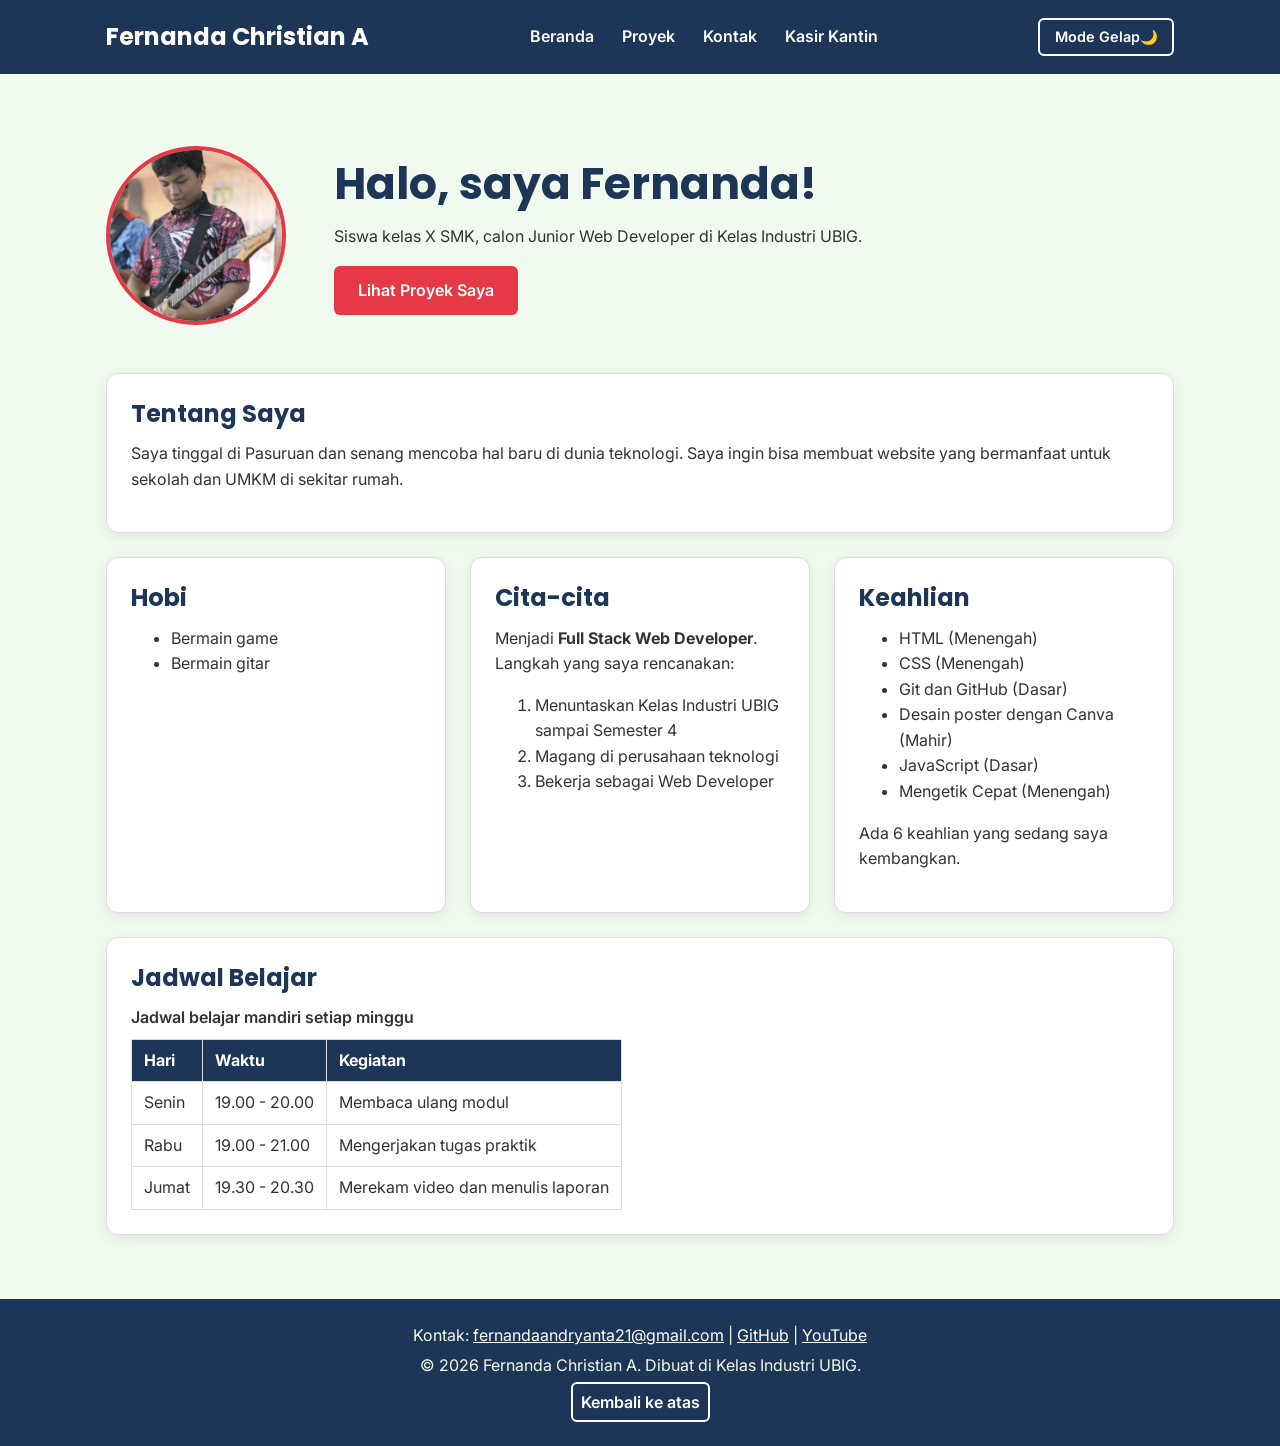
<file: index.html>
<!DOCTYPE html>
<html lang="id">
<head>
  <meta charset="UTF-8">
  <meta name="viewport" content="width=device-width, initial-scale=1.0">
  <title>Fernanda Christian A | Beranda</title>
  <link rel="icon" href="img/foto-profil.png">
  <link rel="preconnect" href="https://fonts.googleapis.com">
  <link rel="preconnect" href="https://fonts.gstatic.com" crossorigin>
  <link href="https://fonts.googleapis.com/css2?family=Inter:wght@400;600&family=Poppins:wght@600;700&display=swap" rel="stylesheet">
  <link rel="stylesheet" href="css/style.css">
  <script src="Js/main.js" defer></script>
  <script src="Js/latihan.js" defer></script>
  <script src="Js/logika.js" defer></script>
</head>
<body>
  <header>
    <div class="container navbar">
      <h1>Fernanda Christian A</h1>
      <nav class="menu-laptop">
        <ul>
          <li><a href="index.html">Beranda</a></li>
          <li><a href="proyek.html">Proyek</a></li>
          <li><a href="kontak.html">Kontak</a></li>
          <li><a href="Kantin/kantin.html">Kasir Kantin</a></li>
        </ul>
      </nav>
      <button type="button" id="tombol-tema" class="tombol-tema">Mode Gelap🌙</button>
      <!-- Tantangan: menu ponsel yang bisa dibuka-tutup -->
      <details class="menu-ponsel">
        <summary>Menu</summary>
        <nav>
          <ul>
            <li><a href="index.html">Beranda</a></li>
            <li><a href="proyek.html">Proyek</a></li>
            <li><a href="kontak.html">Kontak</a></li>
            <li><a href="Kantin/kantin.html">Kasir Kantin</a></li>
          </ul>
        </nav>
      </details>
    </div>
  </header>

  <main>
    <div class="container">
      <section class="hero">
        <img src="img/foto-profil.png" alt="Foto profil Fernanda Christian A" width="180">
        <div>
          <h2>Halo, saya Fernanda!</h2>
          <p>Siswa kelas X SMK, calon Junior Web Developer di Kelas Industri UBIG.</p>
          <a href="proyek.html" class="tombol">Lihat Proyek Saya</a>
        </div>
      </section>

      <section class="kartu">
        <h2>Tentang Saya</h2>
        <p>Saya tinggal di Pasuruan dan senang mencoba hal baru di dunia teknologi. Saya ingin bisa membuat website yang bermanfaat untuk sekolah dan UMKM di sekitar rumah.</p>
      </section>

      <div class="daftar-kartu">
        <section class="kartu">
          <h2>Hobi</h2>
          <ul>
            <li>Bermain game</li>
            <li>Bermain gitar</li>
          </ul>
        </section>

        <section class="kartu">
          <h2>Cita-cita</h2>
          <p>Menjadi <strong>Full Stack Web Developer</strong>. Langkah yang saya rencanakan:</p>
          <ol>
            <li>Menuntaskan Kelas Industri UBIG sampai Semester 4</li>
            <li>Magang di perusahaan teknologi</li>
            <li>Bekerja sebagai Web Developer</li>
          </ol>
        </section>

        <section class="kartu">
          <h2>Keahlian</h2>
          <ul id="daftar-skill"></ul>
          <p id="jumlah-skill"></p>
        </section>
      </div>

      <section class="kartu">
        <h2>Jadwal Belajar</h2>
        <table>
          <caption>Jadwal belajar mandiri setiap minggu</caption>
          <thead>
            <tr>
              <th>Hari</th>
              <th>Waktu</th>
              <th>Kegiatan</th>
            </tr>
          </thead>
          <tbody>
            <tr>
              <td>Senin</td>
              <td>19.00 - 20.00</td>
              <td>Membaca ulang modul</td>
            </tr>
            <tr>
              <td>Rabu</td>
              <td>19.00 - 21.00</td>
              <td>Mengerjakan tugas praktik</td>
            </tr>
            <tr>
              <td>Jumat</td>
              <td>19.30 - 20.30</td>
              <td>Merekam video dan menulis laporan</td>
            </tr>
          </tbody>
        </table>
      </section>
    </div>
  </main>

  <footer>
    <p>Kontak: <a href="https://mail.google.com/mail/?view=cm&fs=1&to=fernandaandryanta21@gmail.com" target="_blank">fernandaandryanta21@gmail.com</a> |
      <a href="https://github.com/7InDaMorning" target="_blank">GitHub</a> |
      <a href="https://www.youtube.com/@7InDaMorning" target="_blank">YouTube</a></p>
    <p>&copy; 2026 Fernanda Christian A. Dibuat di Kelas Industri UBIG.</p>

    <button type="button" id="tombol-atas" class="tombol-atas">Kembali ke atas</button>
  </footer>
</body>
</html>
</file>
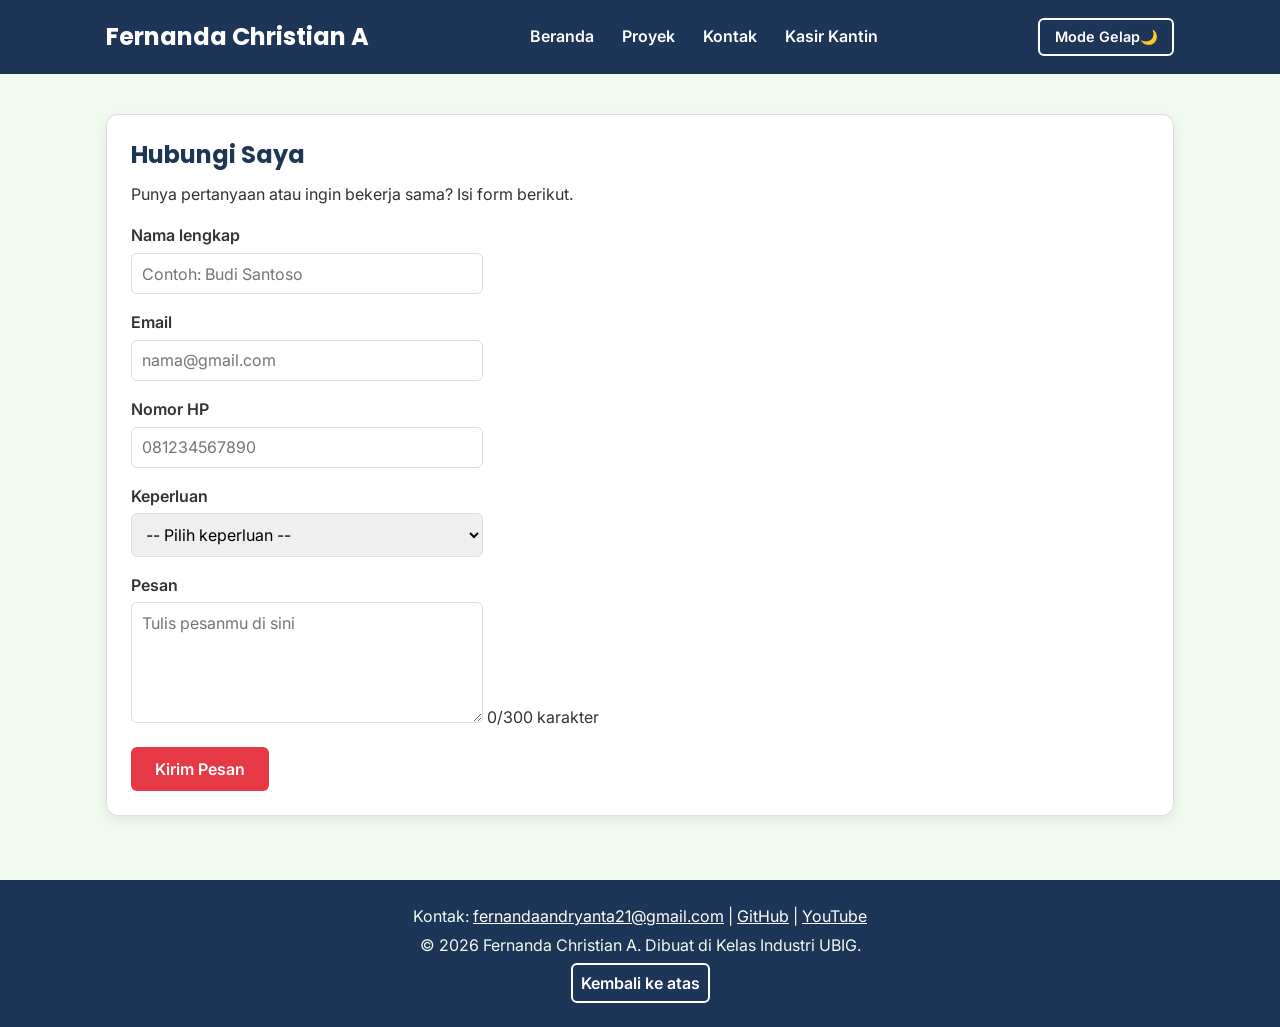
<file: kontak.html>
<!DOCTYPE html>
<html lang="id">
<head>
  <meta charset="UTF-8">
  <meta name="viewport" content="width=device-width, initial-scale=1.0">
  <title>Fernanda Christian A | Kontak</title>
  <link rel="icon" href="img/foto-profil.png">
  <link rel="preconnect" href="https://fonts.googleapis.com">
  <link rel="preconnect" href="https://fonts.gstatic.com" crossorigin>
  <link href="https://fonts.googleapis.com/css2?family=Inter:wght@400;600&family=Poppins:wght@600;700&display=swap" rel="stylesheet">
  <link rel="stylesheet" href="css/style.css">
  <script src="Js/main.js" defer></script>
</head>
<body>
  <header>
    <div class="container navbar">
      <h1>Fernanda Christian A</h1>
      <nav class="menu-laptop">
        <ul>
          <li><a href="index.html">Beranda</a></li>
          <li><a href="proyek.html">Proyek</a></li>
          <li><a href="kontak.html">Kontak</a></li>
          <li><a href="Kantin/kantin.html">Kasir Kantin</a></li>
        </ul>
      </nav>
      <button type="button" id="tombol-tema" class="tombol-tema">Mode Gelap🌙</button>      
      <!-- Tantangan: menu ponsel yang bisa dibuka-tutup -->
      <details class="menu-ponsel">
        <summary>Menu</summary>
        <nav>
          <ul>
            <li><a href="index.html">Beranda</a></li>
            <li><a href="proyek.html">Proyek</a></li>
            <li><a href="kontak.html">Kontak</a></li>
            <li><a href="Kantin/kantin.html">Kasir Kantin</a></li>
          </ul>
        </nav>
      </details>
    </div>
  </header>

  <main>
    <div class="container">
      <section class="kartu">
        <h2>Hubungi Saya</h2>
        <p>Punya pertanyaan atau ingin bekerja sama? Isi form berikut.</p>

        <form>
          <p>
            <label for="nama">Nama lengkap</label><br>
            <input type="text" id="nama" name="nama" placeholder="Contoh: Budi Santoso" required>
          </p>
          <p>
            <label for="email">Email</label><br>
            <input type="email" id="email" name="email" placeholder="nama@gmail.com" required>
          </p>
          <p>
            <label for="hp">Nomor HP</label><br>
            <input type="tel" id="hp" name="hp" placeholder="081234567890" required>
          </p>
          <p>
            <label for="keperluan">Keperluan</label><br>
            <select id="keperluan" name="keperluan" required>
              <option value="">-- Pilih keperluan --</option>
              <option value="bertanya">Bertanya</option>
              <option value="kerja-sama">Kerja sama proyek</option>
              <option value="lainnya">Lainnya</option>
            </select>
          </p>
          <p>
            <label for="pesan">Pesan</label><br>
            <textarea id="pesan" name="pesan" rows="5" cols="40" placeholder="Tulis pesanmu di sini" required></textarea>
            <span id="hitung-karakter" class="keterangan">0/300 karakter</span>
          </p>
          <button type="submit">Kirim Pesan</button>
        </form>
      </section>
    </div>
  </main>

   <footer>
    <p>Kontak: <a href="https://mail.google.com/mail/?view=cm&fs=1&to=fernandaandryanta21@gmail.com" target="_blank">fernandaandryanta21@gmail.com</a> |
      <a href="https://github.com/7InDaMorning" target="_blank">GitHub</a> |
      <a href="https://www.youtube.com/@7InDaMorning" target="_blank">YouTube</a></p>
    <p>&copy; 2026 Fernanda Christian A. Dibuat di Kelas Industri UBIG.</p>

    <button type="button" id="tombol-atas" class="tombol-atas">Kembali ke atas</button>
  </footer>
</body>
</html>
</file>
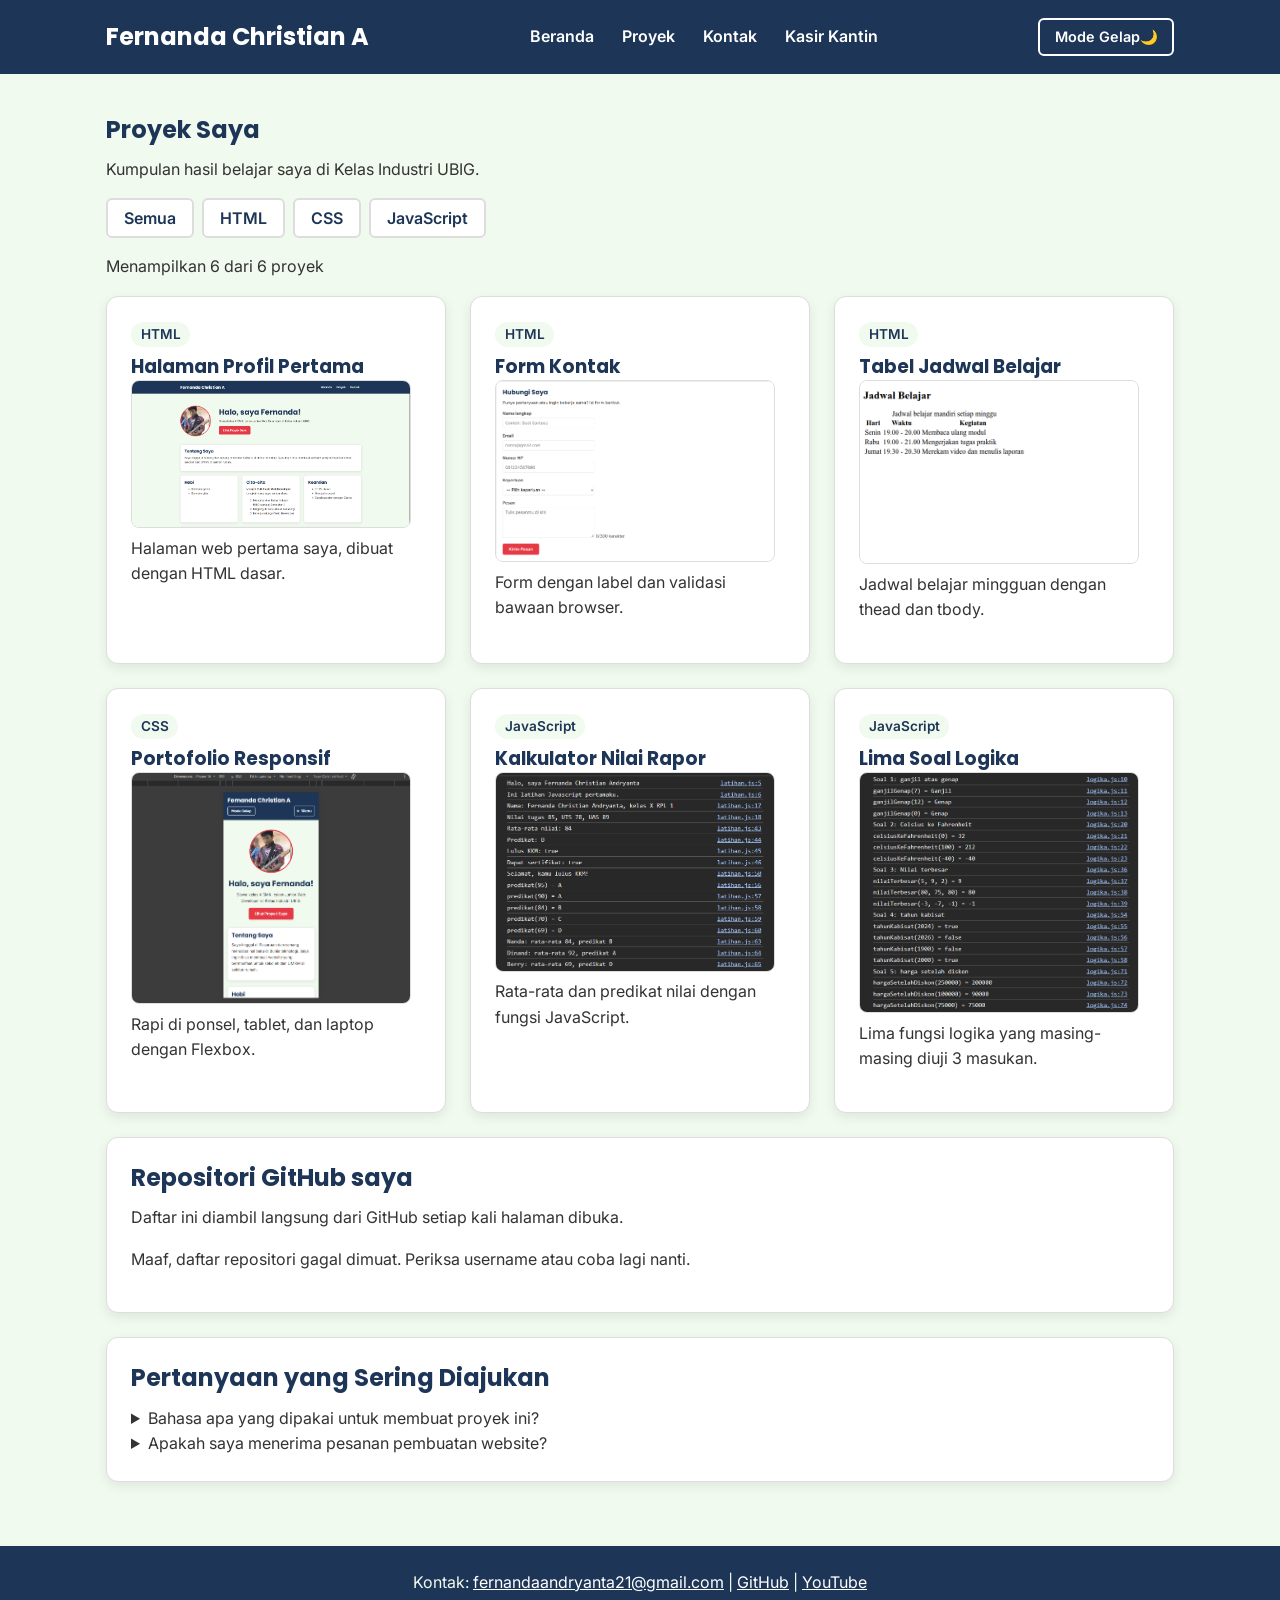
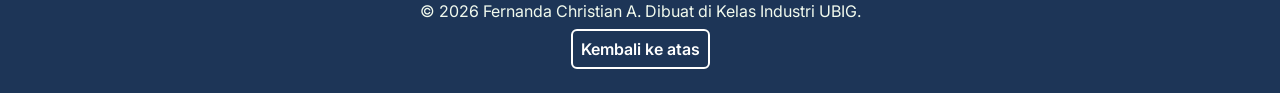
<file: proyek.html>
<!DOCTYPE html>
<html lang="id">
<head>
  <meta charset="UTF-8">
  <meta name="viewport" content="width=device-width, initial-scale=1.0">
  <title>Fernanda Christian A | Proyek</title>
  <link rel="icon" href="img/foto-profil.png">
  <link rel="preconnect" href="https://fonts.googleapis.com">
  <link rel="preconnect" href="https://fonts.gstatic.com" crossorigin>
  <link href="https://fonts.googleapis.com/css2?family=Inter:wght@400;600&family=Poppins:wght@600;700&display=swap" rel="stylesheet">
  <link rel="stylesheet" href="css/style.css">
  <script src="Js/main.js" defer></script>
</head>
<body>
  <header>
    <div class="container navbar">
      <h1>Fernanda Christian A</h1>
      <nav class="menu-laptop">
        <ul>
          <li><a href="index.html">Beranda</a></li>
          <li><a href="proyek.html">Proyek</a></li>
          <li><a href="kontak.html">Kontak</a></li>
          <li><a href="Kantin/kantin.html">Kasir Kantin</a></li>
        </ul>
      </nav>
      <button type="button" id="tombol-tema" class="tombol-tema">Mode Gelap🌙</button>      
      <!-- Tantangan: menu ponsel yang bisa dibuka-tutup -->
      <details class="menu-ponsel">
        <summary>Menu</summary>
        <nav>
          <ul>
            <li><a href="index.html">Beranda</a></li>
            <li><a href="proyek.html">Proyek</a></li>
            <li><a href="kontak.html">Kontak</a></li>
            <li><a href="Kantin/kantin.html">Kasir Kantin</a></li>
          </ul>
        </nav>       
      </details>
    </div>
  </header>

  <main>
    <div class="container">
      <section>
        <h2>Proyek Saya</h2>
        <p>Kumpulan hasil belajar saya di Kelas Industri UBIG.</p>

        <div class="filter">
          <button type="button" class="tombol-filter aktif" id="filter-semua">Semua</button>
          <button type="button" class="tombol-filter" id="filter-HTML">HTML</button>
          <button type="button" class="tombol-filter" id="filter-CSS">CSS</button>
          <button type="button" class="tombol-filter" id="filter-JavaScript">JavaScript</button>
        </div>
        <p id="jumlah-proyek"></p>
        <div class="daftar-kartu" id="daftar-proyek"></div>
      </section>

      <section class="kartu">
        <h2>Repositori GitHub saya</h2>
        <p>Daftar ini diambil langsung dari GitHub setiap kali halaman dibuka.</p>
        <p id="status-repo"></p>
        <ul id="daftar-repo"></ul>
      </section>

      <!-- FAQ dengan details dan summary -->
      <section class="kartu">
        <h2>Pertanyaan yang Sering Diajukan</h2>
        <details>
          <summary>Bahasa apa yang dipakai untuk membuat proyek ini?</summary>
          <p>Proyek di halaman ini dibuat dengan HTML, CSS, dan JavaScript. Pilih tombol kategori di atas untuk melihat proyek per bahasa.</p>
        </details>
        <details>
          <summary>Apakah saya menerima pesanan pembuatan website?</summary>
          <p>Belum, saya masih belajar. Namun kamu tetap boleh menghubungi saya melalui halaman Kontak.</p>
        </details>
      </section>
    </div>
  </main>

   <footer>
    <p>Kontak: <a href="https://mail.google.com/mail/?view=cm&fs=1&to=fernandaandryanta21@gmail.com" target="_blank">fernandaandryanta21@gmail.com</a> |
      <a href="https://github.com/7InDaMorning" target="_blank">GitHub</a> |
      <a href="https://www.youtube.com/@7InDaMorning" target="_blank">YouTube</a></p>
    <p>&copy; 2026 Fernanda Christian A. Dibuat di Kelas Industri UBIG.</p>

    <button type="button" id="tombol-atas" class="tombol-atas">Kembali ke atas</button>
  </footer>
</body>
</html>
</file>
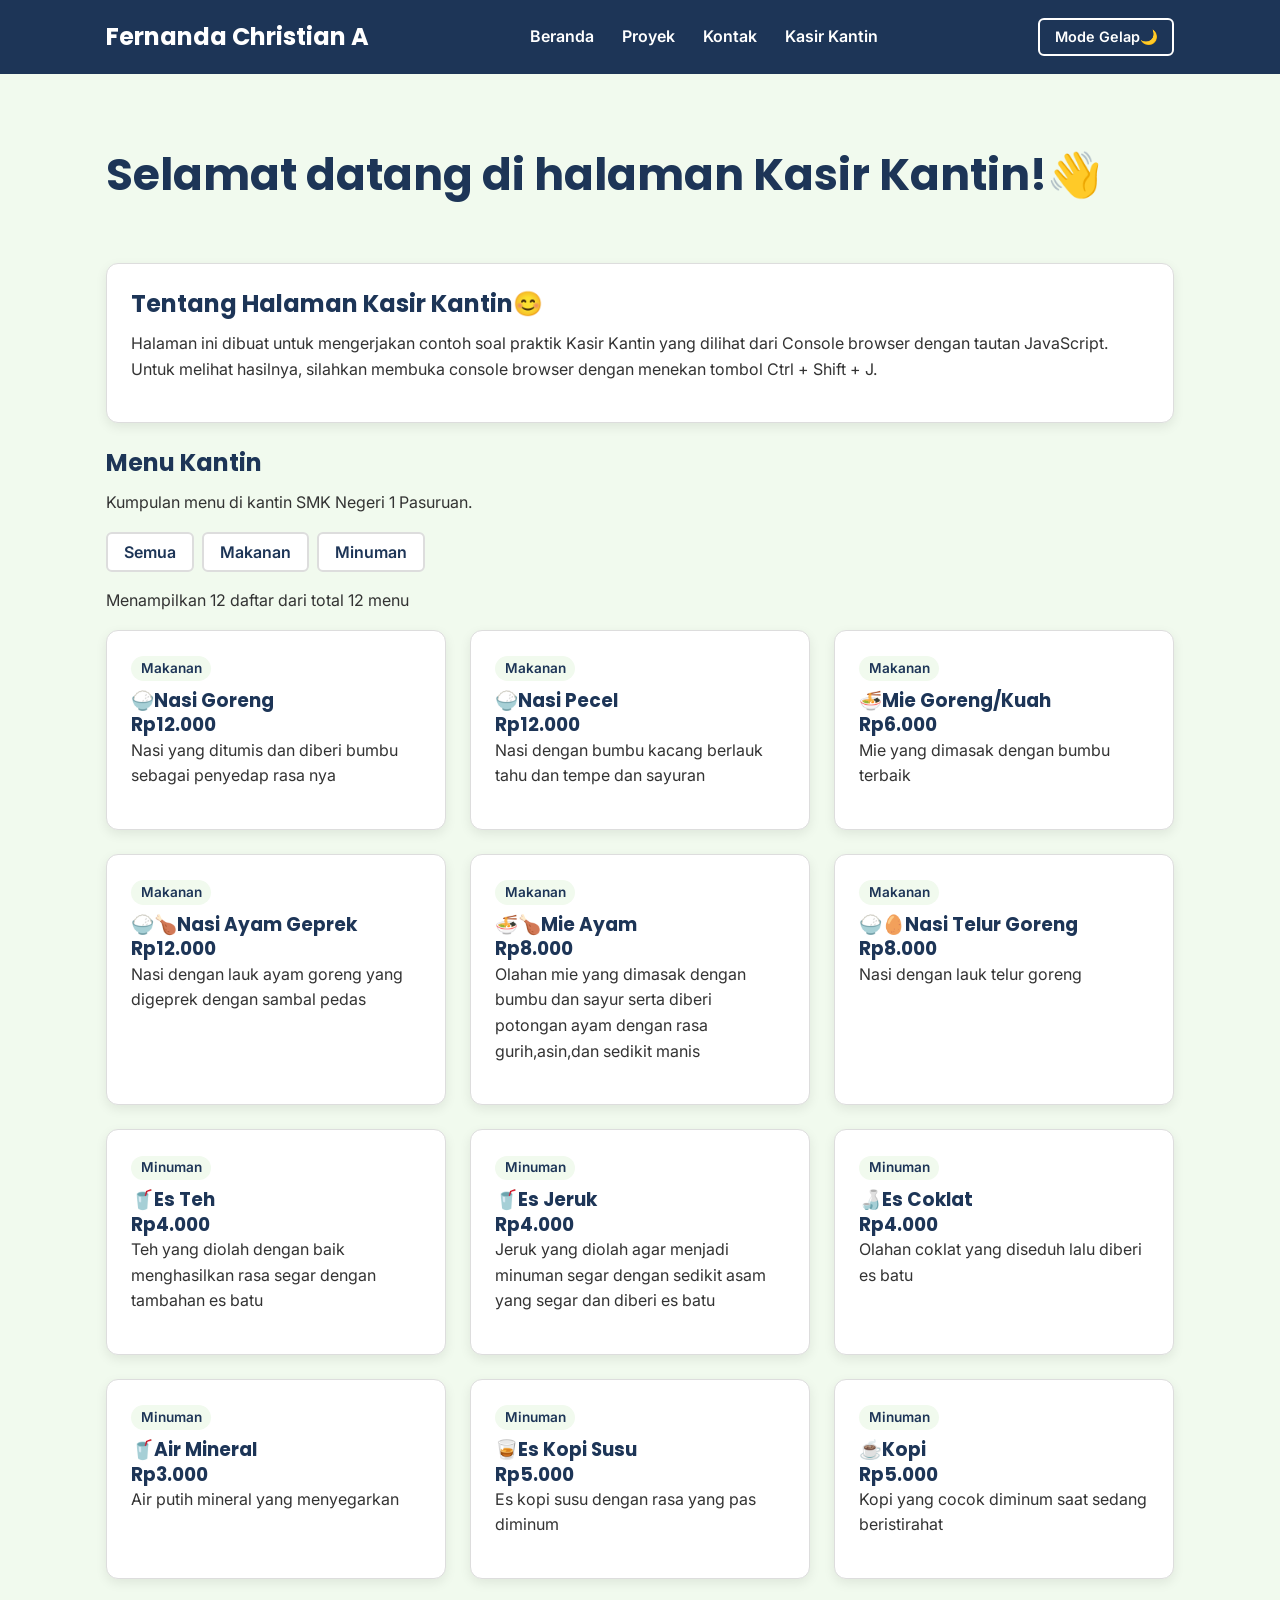
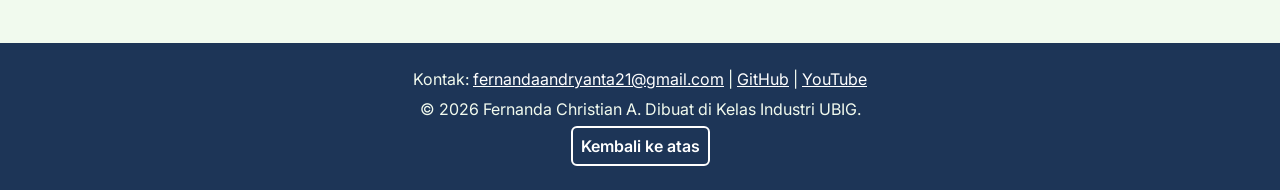
<file: Kantin/kantin.html>
<!DOCTYPE html>
<html lang="id">
<head>
  <meta charset="UTF-8">
  <meta name="viewport" content="width=device-width, initial-scale=1.0">
  <title>Kasir Kantin SMKN 1 Pasuruan</title>
  <link rel="icon" href="../img/foto-profil.png">
  <link rel="preconnect" href="https://fonts.googleapis.com">
  <link rel="preconnect" href="https://fonts.gstatic.com" crossorigin>
  <link href="https://fonts.googleapis.com/css2?family=Inter:wght@400;600&family=Poppins:wght@600;700&display=swap" rel="stylesheet">
  <link rel="stylesheet" href="kantin.css">
  <script src="kantin.js" defer></script>
</head>
<body>
  <header>
    <div class="container navbar">
      <h1>Fernanda Christian A</h1>
           <nav class="menu-laptop">
        <ul>
          <li><a href="../index.html">Beranda</a></li>
          <li><a href="../proyek.html">Proyek</a></li>
          <li><a href="../kontak.html">Kontak</a></li>
          <li><a href="kantin.html">Kasir Kantin</a></li>
        </ul>
      </nav>
      <button type="button" id="tombol-tema" class="tombol-tema">Mode Gelap🌙</button>
      <!-- Tantangan: menu ponsel yang bisa dibuka-tutup -->
      <details class="menu-ponsel">
        <summary>Menu</summary>
        <nav>
          <ul>
            <li><a href="../index.html">Beranda</a></li>
            <li><a href="../proyek.html">Proyek</a></li>
            <li><a href="../kontak.html">Kontak</a></li>
            <li><a href="kantin.html">Kasir Kantin</a></li>
          </ul>
        </nav>
    </div>
  </header>

  <main>
    <div class="container">
      <section class="hero">
        <div>
          <h2>Selamat datang di halaman Kasir Kantin!👋</h2>
        </div>
      </section>

      <section class="kartu">
        <h2>Tentang Halaman Kasir Kantin😊</h2>
        <p>Halaman ini dibuat untuk mengerjakan contoh soal praktik Kasir Kantin yang dilihat dari Console browser dengan tautan JavaScript.
          Untuk melihat hasilnya, silahkan membuka console browser dengan menekan tombol Ctrl + Shift + J.
        </p>
      </section>
      <section>
        <h2>Menu Kantin</h2>
        <p>Kumpulan menu di kantin SMK Negeri 1 Pasuruan.</p>

        <div class="filter">
          <button type="button" class="tombol-filter aktif" id="filter-semua">Semua</button>
          <button type="button" class="tombol-filter" id="filter-makanan">Makanan</button>
          <button type="button" class="tombol-filter" id="filter-minuman">Minuman</button>
        </div>

        <p id="jumlah-menu"></p>

        <div class="daftar-kartu" id="daftar-menu"></div>
      </section>
  </main>

  <footer>
    <p>Kontak: <a href="https://mail.google.com/mail/?view=cm&fs=1&to=fernandaandryanta21@gmail.com" target="_blank">fernandaandryanta21@gmail.com</a> |
      <a href="https://github.com/7InDaMorning" target="_blank">GitHub</a> |
      <a href="https://www.youtube.com/@7InDaMorning" target="_blank">YouTube</a></p>
    <p>&copy; 2026 Fernanda Christian A. Dibuat di Kelas Industri UBIG.</p>

    <button type="button" id="tombol-atas" class="tombol-atas">Kembali ke atas</button>
  </footer>
</body>
</html>
</file>
<file: css/style.css>
/* Gaya portofolio Andi Pratama
   Palet: #1D3557 (utama), #E63946 (aksen), #F1FAEE (latar)
   Huruf: Poppins (judul), Inter (isi)
   Tata letak: mobile first, titik ubah 768px (tablet) dan 1024px (laptop) */

/* 1. Reset */
* {
  box-sizing: border-box;
  margin: 0;
}

img {
  max-width: 100%;
  height: auto;
}

/* 2. Dasar halaman: warna dan huruf */
body {
  font-family: "Inter", Arial, sans-serif;
  font-size: 1rem;
  line-height: 1.6;
  color: var(--warna-teks);
  background-color: var(--warna-latar);
}

h1, h2, h3 {
  font-family: "Poppins", Arial, sans-serif;
  color: var(--warna-judul);
  line-height: 1.3;
}

h2 {
  margin-bottom: 0.75rem;
}

p, ul, ol {
  margin-bottom: 1rem;
}

a {
  color: var(--warna-tautan);
}

/* 3. Wadah, header, dan menu */
.container {
  max-width: 1100px;
  margin: 0 auto;
  padding: 0 1rem;
}

header {
  background-color: var(--warna-utama);
  color: #FFFFFF;
  padding: 1rem 0;
}

header h1 {
  color: #FFFFFF;
  font-size: 1.5rem;
}

.navbar {
  display: flex;
  flex-wrap: wrap;
  justify-content: space-between;
  align-items: center;
  gap: 0.5rem;
}

nav ul {
  display: flex;
  gap: 0.25rem;
  padding: 0;
  margin: 0;
  list-style: none;
}

nav a {
  display: inline-block;
  padding: 0.5rem 0.75rem;
  border-radius: 6px;
  color: #FFFFFF;
  font-weight: 600;
  text-decoration: none;
}

/* Tantangan: menu ponsel buka-tutup dengan details */
.menu-laptop {
  display: none;
}

.menu-ponsel summary {
  padding: 0.5rem 0.75rem;
  border: 1px solid #FFFFFF;
  border-radius: 6px;
  font-weight: 600;
  cursor: pointer;
}

.menu-ponsel ul {
  flex-direction: column;
  margin-top: 0.5rem;
}

/* 4. Isi utama, hero, dan kartu */
main {
  padding: 1.5rem 0;
}

.hero {
  display: flex;
  flex-direction: column;
  align-items: center;
  gap: 1.5rem;
  padding: 1rem 0 2rem;
  text-align: center;
}

.hero img {
  border: 4px solid #E63946;
  border-radius: 50%;
}

.hero h2 {
  font-size: 2rem;
}

.tombol {
  display: inline-block;
  padding: 0.75rem 1.5rem;
  border-radius: 6px;
  background-color: #E63946;
  color: #FFFFFF;
  font-weight: 600;
  text-decoration: none;
}

.kartu {
  background-color: var(--warna-kartu);
  padding: 1rem;
  margin-bottom: 1.5rem;
  border: 1px solid var(--warna-garis);
  border-radius: 12px;
  box-shadow: 0 4px 12px rgba(0, 0, 0, 0.08);
}

.daftar-kartu {
  display: flex;
  flex-wrap: wrap;
  gap: 1.5rem;
  margin-bottom: 1.5rem;
}

.daftar-kartu .kartu {
  flex: 1 1 280px;
  margin-bottom: 0;
}

article img {
  border-radius: 8px;
  border: 1px solid var(--warna-garis);
}

/* 5. Tabel */
table {
  border-collapse: collapse;
}

caption {
  font-weight: 600;
  text-align: left;
  margin-bottom: 0.5rem;
}

th, td {
  border: 1px solid var(--warna-garis);
  padding: 0.5rem 0.75rem;
  text-align: left;
}

th {
  background-color: var(--warna-utama);
  color: #FFFFFF;
}

/* 6. Form */
label {
  font-weight: 600;
}

input, select, textarea {
  width: 100%;
  max-width: 22rem;
  padding: 0.6rem;
  margin-top: 0.25rem;
  border: 1px solid var(--warna-garis);
  border-radius: 6px;
  font-family: inherit;
  font-size: 1rem;
}

button {
  padding: 0.75rem 1.5rem;
  border: none;
  border-radius: 6px;
  background-color: #E63946;
  color: #FFFFFF;
  font-family: inherit;
  font-size: 1rem;
  font-weight: 600;
  cursor: pointer;
}

/* 7. Footer */
footer {
  background-color: var(--warna-utama);
  color: #F1FAEE;
  text-align: center;
  padding: 1.5rem;
}

footer p {
  margin-bottom: 0.25rem;
}

footer a {
  color: #FFFFFF;
}

/* 8. Tablet: lebar layar 768px ke atas */
@media (min-width: 768px) {
  .menu-laptop {
    display: block;
  }

  .menu-ponsel {
    display: none;
  }

  .hero {
    flex-direction: row;
    padding: 2rem 0 3rem;
    text-align: left;
  }

  .kartu {
    padding: 1.5rem;
  }
}

/* 9. Laptop: lebar layar 1024px ke atas */
@media (min-width: 1024px) {
  main {
    padding: 2.5rem 0;
  }

  .hero {
    gap: 3rem;
  }

  .hero h2 {
    font-size: 2.75rem;
  }
}

/* 10. Tombol tema, filter, dan label kategori */
.tombol-tema {
  padding: 0.5rem 0.9rem;
  border: 2px solid #FFFFFF;
  background-color: transparent;
  font-size: 0.9rem;
}

:root {
  --warna-utama: #1D3557;
  --warna-judul: #1D3557;
  --warna-tautan: #E63946;
  --warna-latar: #F1FAEE;
  --warna-teks: #333333;
  --warna-kartu: #FFFFFF;
  --warna-garis: #DDDDDD;
  color-scheme: light;
}

body.gelap {
  --warna-utama: #0B1526;
  --warna-judul: #A8DADC;
  --warna-tautan: #FF8A8A;
  --warna-latar: #121A24;
  --warna-teks: #E3E8EE;
  --warna-kartu: #1C2836;
  --warna-garis: #34465A;
  color-scheme: dark;
}

/* 12. Tombol Kembali ke atas */
.tombol-atas {
  background-color: transparent;
  border: 2px solid white;
  padding: 0.5rem;
}

.filter {
  display: flex;
  flex-wrap: wrap;
  gap: 0.5rem;
  margin-bottom: 1rem;
}

.tombol-filter {
  padding: 0.5rem 1rem;
  border: 2px solid var(--warna-garis);
  background-color: var(--warna-kartu);
  color: var(--warna-judul);
}

.label {
  display: inline-block;
  padding: 0.1rem 0.6rem;
  margin-bottom: 0.5rem;
  border-radius: 999px;
  background-color: var(--warna-latar);
  color: var(--warna-judul);
  font-size: 0.85rem;
  font-weight: 600;
}

/* Animasi menu buka dan tutup */
.menu-ponsel nav {
    max-height: 0;
    overflow: hidden;
    opacity: 0;
    transform: translateY(-12px);
    transition:
        max-height 0.4s ease,
        opacity 0.3s ease,
        transform 0.4s ease;
}

.menu-ponsel[open]:not(.menutup) nav {
    max-height: 300px;
    opacity: 1;
    transform: translateY(0);
}

.menu-ponsel nav ul {
    margin: 0;
    padding: 10px 0;
}

.menu-ponsel summary {
    cursor: pointer;
}
</file>
<file: Kantin/kantin.css>
/* Gaya portofolio Andi Pratama
   Palet: #1D3557 (utama), #E63946 (aksen), #F1FAEE (latar)
   Huruf: Poppins (judul), Inter (isi)
   Tata letak: mobile first, titik ubah 768px (tablet) dan 1024px (laptop) */

/* 1. Reset */
* {
  box-sizing: border-box;
  margin: 0;
}

img {
  max-width: 100%;
  height: auto;
}

/* 2. Dasar halaman: warna dan huruf */
body {
  font-family: "Inter", Arial, sans-serif;
  font-size: 1rem;
  line-height: 1.6;
  color: var(--warna-teks);
  background-color: var(--warna-latar);
}

h1, h2, h3 {
  font-family: "Poppins", Arial, sans-serif;
  color: var(--warna-judul);
  line-height: 1.3;
}

h2 {
  margin-bottom: 0.75rem;
}

p, ul, ol {
  margin-bottom: 1rem;
}

a {
  color: var(--warna-tautan);
}

/* 3. Wadah, header, dan menu */
.container {
  max-width: 1100px;
  margin: 0 auto;
  padding: 0 1rem;
}

header {
  background-color: var(--warna-utama);
  color: #FFFFFF;
  padding: 1rem 0;
}

header h1 {
  color: #FFFFFF;
  font-size: 1.5rem;
}

.navbar {
  display: flex;
  flex-wrap: wrap;
  justify-content: space-between;
  align-items: center;
  gap: 0.5rem;
}

nav ul {
  display: flex;
  gap: 0.25rem;
  padding: 0;
  margin: 0;
  list-style: none;
}

nav a {
  display: inline-block;
  padding: 0.5rem 0.75rem;
  border-radius: 6px;
  color: #FFFFFF;
  font-weight: 600;
  text-decoration: none;
}

/* Tantangan: menu ponsel buka-tutup dengan details */
.menu-laptop {
  display: none;
}

.menu-ponsel summary {
  padding: 0.5rem 0.75rem;
  border: 1px solid #FFFFFF;
  border-radius: 6px;
  font-weight: 600;
  cursor: pointer;
}

.menu-ponsel ul {
  flex-direction: column;
  margin-top: 0.5rem;
}

/* 4. Isi utama, hero, dan kartu */
main {
  padding: 1.5rem 0;
}

.hero {
  display: flex;
  flex-direction: column;
  align-items: center;
  gap: 1.5rem;
  padding: 1rem 0 2rem;
  text-align: center;
}

.hero img {
  border: 4px solid #E63946;
  border-radius: 50%;
}

.hero h2 {
  font-size: 2rem;
}

.tombol {
  display: inline-block;
  padding: 0.75rem 1.5rem;
  border-radius: 6px;
  background-color: #E63946;
  color: #FFFFFF;
  font-weight: 600;
  text-decoration: none;
}

.kartu {
  background-color: var(--warna-kartu);
  padding: 1rem;
  margin-bottom: 1.5rem;
  border: 1px solid var(--warna-garis);
  border-radius: 12px;
  box-shadow: 0 4px 12px rgba(0, 0, 0, 0.08);
}

.daftar-kartu {
  display: flex;
  flex-wrap: wrap;
  gap: 1.5rem;
  margin-bottom: 1.5rem;
}

.daftar-kartu .kartu {
  flex: 1 1 280px;
  margin-bottom: 0;
}

article img {
  border-radius: 8px;
  border: 1px solid var(--warna-garis);
}

/* 5. Tabel */
table {
  border-collapse: collapse;
}

caption {
  font-weight: 600;
  text-align: left;
  margin-bottom: 0.5rem;
}

th, td {
  border: 1px solid var(--warna-garis);
  padding: 0.5rem 0.75rem;
  text-align: left;
}

th {
  background-color: var(--warna-utama);
  color: #FFFFFF;
}

/* 6. Form */
label {
  font-weight: 600;
}

input, select, textarea {
  width: 100%;
  max-width: 22rem;
  padding: 0.6rem;
  margin-top: 0.25rem;
  border: 1px solid var(--warna-garis);
  border-radius: 6px;
  font-family: inherit;
  font-size: 1rem;
}

button {
  padding: 0.75rem 1.5rem;
  border: none;
  border-radius: 6px;
  background-color: #E63946;
  color: #FFFFFF;
  font-family: inherit;
  font-size: 1rem;
  font-weight: 600;
  cursor: pointer;
}

/* 7. Footer */
footer {
  background-color: var(--warna-utama);
  color: #F1FAEE;
  text-align: center;
  padding: 1.5rem;
}

footer p {
  margin-bottom: 0.25rem;
}

footer a {
  color: #FFFFFF;
}

/* 8. Tablet: lebar layar 768px ke atas */
@media (min-width: 768px) {
  .menu-laptop {
    display: block;
  }

  .menu-ponsel {
    display: none;
  }

  .hero {
    flex-direction: row;
    padding: 2rem 0 3rem;
    text-align: left;
  }

  .kartu {
    padding: 1.5rem;
  }
}

/* 9. Laptop: lebar layar 1024px ke atas */
@media (min-width: 1024px) {
  main {
    padding: 2.5rem 0;
  }

  .hero {
    gap: 3rem;
  }

  .hero h2 {
    font-size: 2.75rem;
  }
}

/* 10. Tombol tema, filter, dan label kategori */
.tombol-tema {
  padding: 0.5rem 0.9rem;
  border: 2px solid #FFFFFF;
  background-color: transparent;
  font-size: 0.9rem;
}

:root {
  --warna-utama: #1D3557;
  --warna-judul: #1D3557;
  --warna-tautan: #E63946;
  --warna-latar: #F1FAEE;
  --warna-teks: #333333;
  --warna-kartu: #FFFFFF;
  --warna-garis: #DDDDDD;
  color-scheme: light;
}

body.gelap {
  --warna-utama: #0B1526;
  --warna-judul: #A8DADC;
  --warna-tautan: #FF8A8A;
  --warna-latar: #121A24;
  --warna-teks: #E3E8EE;
  --warna-kartu: #1C2836;
  --warna-garis: #34465A;
  color-scheme: dark;
}

/* 12. Tombol Kembali ke atas */
.tombol-atas {
  background-color: transparent;
  border: 2px solid white;
  padding: 0.5rem;
}

.filter {
  display: flex;
  flex-wrap: wrap;
  gap: 0.5rem;
  margin-bottom: 1rem;
}

.tombol-filter {
  padding: 0.5rem 1rem;
  border: 2px solid var(--warna-garis);
  background-color: var(--warna-kartu);
  color: var(--warna-judul);
}

.label {
  display: inline-block;
  padding: 0.1rem 0.6rem;
  margin-bottom: 0.5rem;
  border-radius: 999px;
  background-color: var(--warna-latar);
  color: var(--warna-judul);
  font-size: 0.85rem;
  font-weight: 600;
}

/* Animasi menu buka dan tutup */
.menu-ponsel nav {
    max-height: 0;
    overflow: hidden;
    opacity: 0;
    transform: translateY(-12px);
    transition:
        max-height 0.4s ease,
        opacity 0.3s ease,
        transform 0.4s ease;
}

.menu-ponsel[open]:not(.menutup) nav {
    max-height: 300px;
    opacity: 1;
    transform: translateY(0);
}

.menu-ponsel nav ul {
    margin: 0;
    padding: 10px 0;
}

.menu-ponsel summary {
    cursor: pointer;
}
</file>
